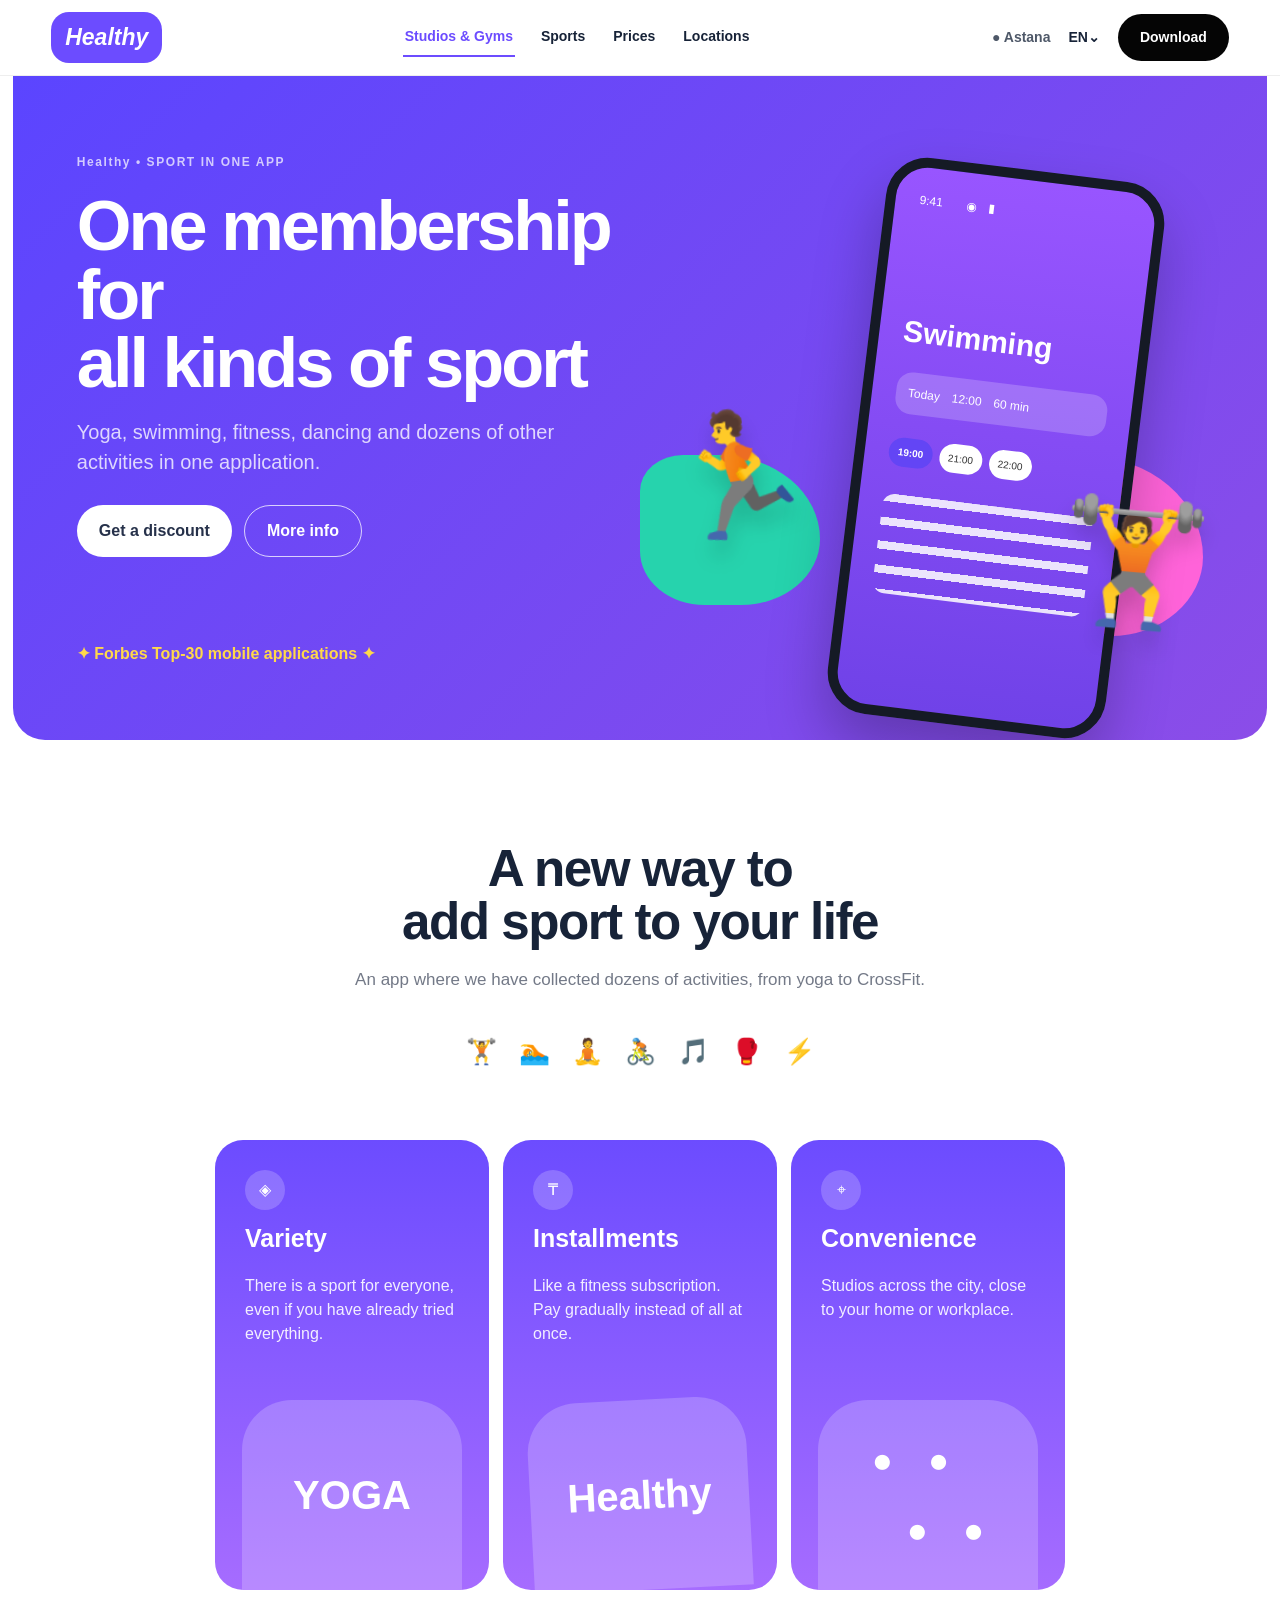
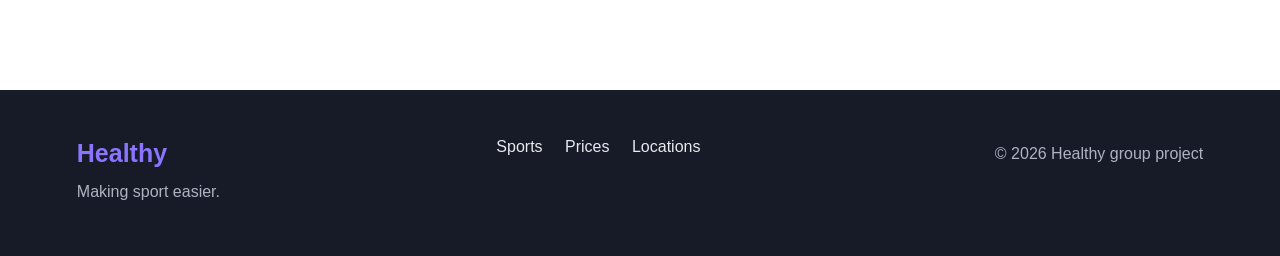
<file: index.html>
<!DOCTYPE html>
<html lang="en">
<head>
  <meta charset="UTF-8">
  <meta name="viewport" content="width=device-width, initial-scale=1.0">
  <meta name="description" content="Healthy — one membership for many sports and activities.">
  <title>Healthy — Home</title>
  <link rel="stylesheet" href="css/style.css">
  <link rel="stylesheet" href="css/responsive.css">
</head>

<body>

<header class="site-header">
  <a class="logo" href="index.html">Healthy</a>

  <nav class="main-nav" aria-label="Main navigation">
    <a class="active" href="index.html">Studios & Gyms</a>
    <a href="sports.html">Sports</a>
    <a href="services.html">Prices</a>
    <a href="locations.html">Locations</a>
  </nav>

  <div class="header-actions">
    <span class="location">● Astana</span>
    <span>EN⌄</span>
    <a class="btn btn-dark" href="locations.html#booking">Download</a>
  </div>
</header>


<main>

  <!-- HERO SECTION -->
  <section class="hero">

    <div class="hero-copy">

      <span class="eyebrow">
        Healthy • SPORT IN ONE APP
      </span>

      <h1>
        One membership for<br>
        all kinds of sport
      </h1>

      <p>
        Yoga, swimming, fitness, dancing and dozens of other
        activities in one application.
      </p>

      <div class="button-row">
        <a class="btn btn-light" href="services.html">
          Get a discount
        </a>

        <a class="btn btn-outline-light" href="locations.html#booking">
          More info
        </a>
      </div>

      <div class="award">
        ✦ Forbes Top-30 mobile applications ✦
      </div>

    </div>


    <div class="hero-visual">

      <div class="phone">

        <div class="phone-top">
          9:41　　◉　▮
        </div>

        <div class="phone-title">
          Swimming
        </div>

        <div class="phone-card">
          Today　12:00　60 min
        </div>

        <div class="phone-times">
          <b>19:00</b>
          <span>21:00</span>
          <span>22:00</span>
        </div>

        <div class="phone-lines"></div>

      </div>

      <div class="person person-one">
        🏃
      </div>

      <div class="person person-two">
        🏋️
      </div>

      <div class="shape shape-pink"></div>

      <div class="shape shape-green"></div>

    </div>

  </section>


  <!-- INTRO SECTION -->
  <section class="section intro-section">

    <div class="section-heading centered">

      <h2>
        A new way to<br>
        add sport to your life
      </h2>

      <p>
        An app where we have collected dozens of activities,
        from yoga to CrossFit.
      </p>

    </div>


    <div class="icon-row" aria-label="Types of activities">

      <span>🏋️</span>
      <span>🏊</span>
      <span>🧘</span>
      <span>🚴</span>
      <span>🎵</span>
      <span>🥊</span>
      <span>⚡</span>

    </div>


    <div class="feature-grid">

      <article class="feature-card">

        <div>
          <span class="feature-icon">◈</span>
        </div>

        <h3>
          Variety
        </h3>

        <p>
          There is a sport for everyone, even if you have already
          tried everything.
        </p>

        <div class="mini-art yoga-art">
          YOGA
        </div>

      </article>


      <article class="feature-card">

        <div>
          <span class="feature-icon">₸</span>
        </div>

        <h3>
          Installments
        </h3>

        <p>
          Like a fitness subscription. Pay gradually instead of
          all at once.
        </p>

        <div class="mini-art cards-art">
          Healthy
        </div>

      </article>


      <article class="feature-card">

        <div>
          <span class="feature-icon">⌖</span>
        </div>

        <h3>
          Convenience
        </h3>

        <p>
          Studios across the city, close to your home or workplace.
        </p>

        <div class="mini-art map-art">
          ●　●<br>
          　●　●
        </div>

      </article>

    </div>

  </section>

</main>


<!-- FOOTER -->
<footer class="site-footer">

  <div>
    <strong>Healthy</strong>
    <p>Making sport easier.</p>
  </div>

  <div>
    <a href="sports.html">Sports</a>
    <a href="services.html">Prices</a>
    <a href="locations.html">Locations</a>
  </div>

  <div>
    <p>
      © 2026 Healthy group project
    </p>
  </div>

</footer>

</body>
</html>
</file>
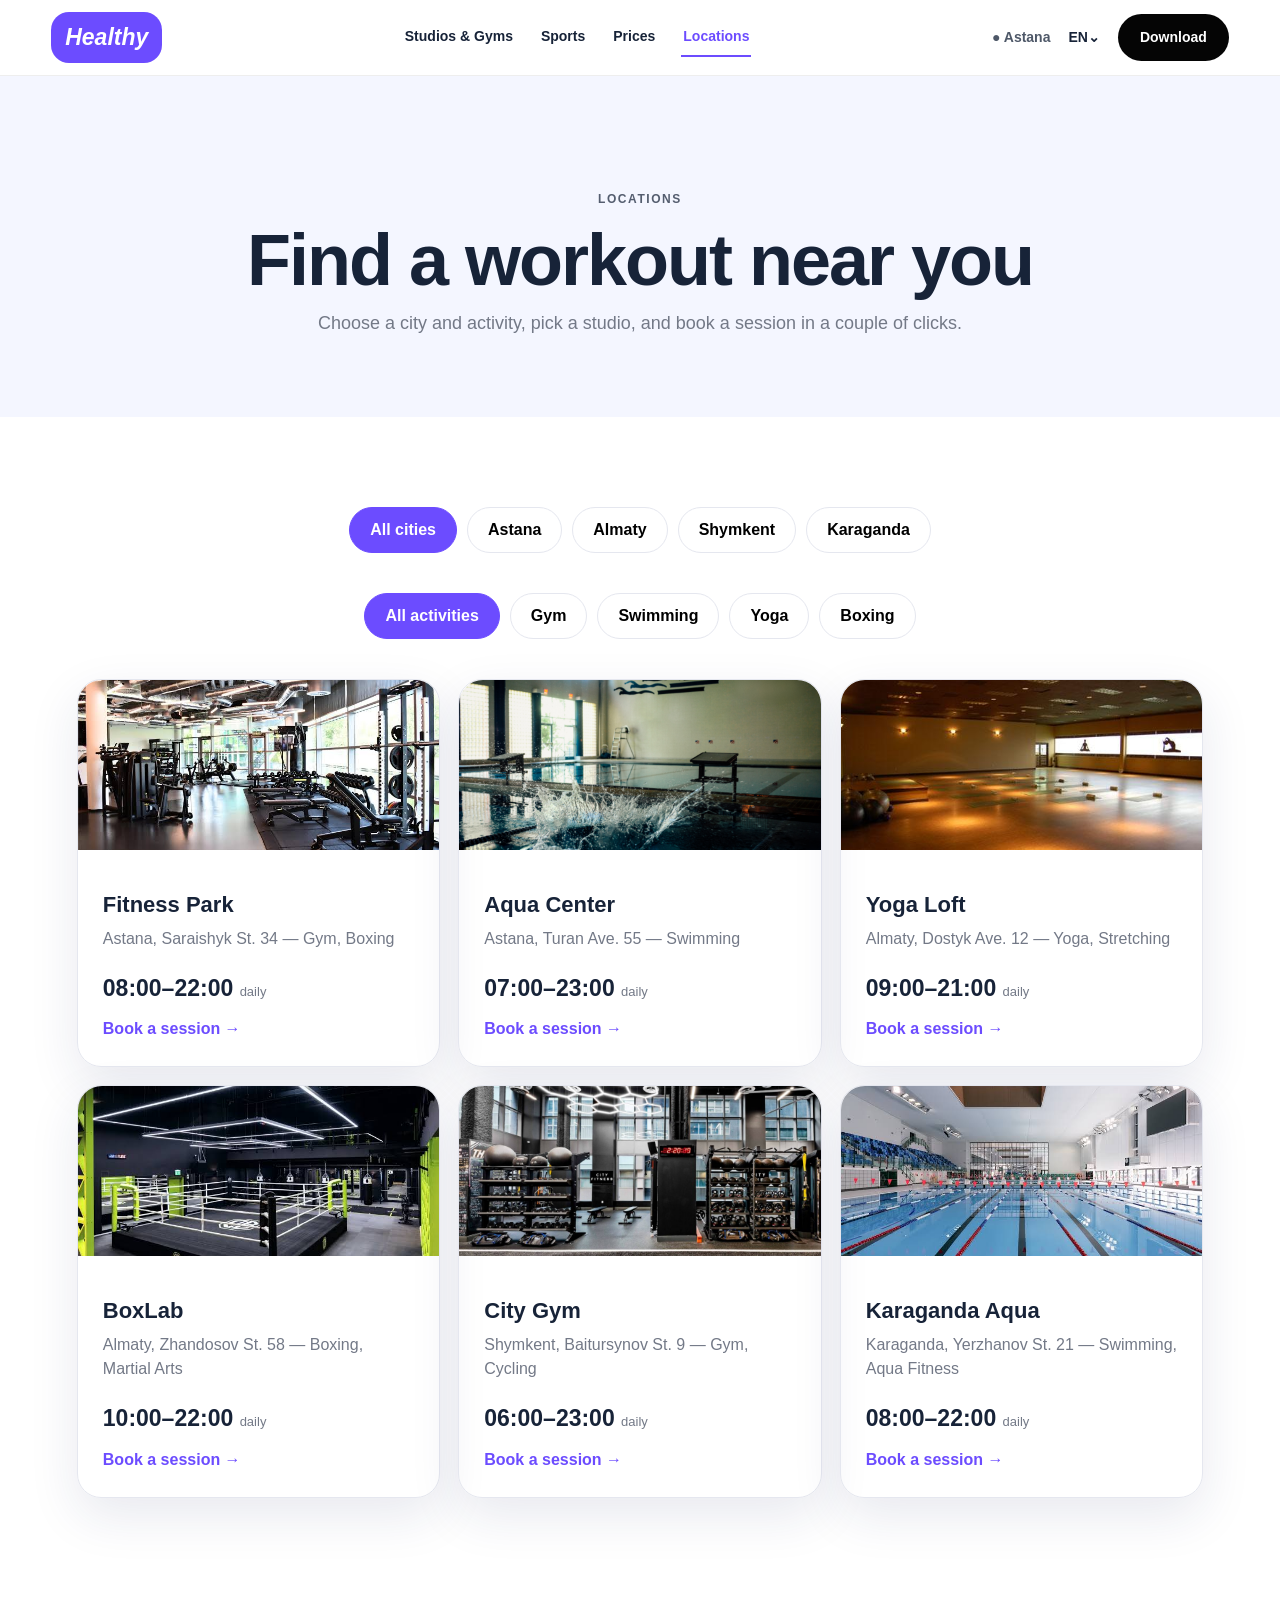
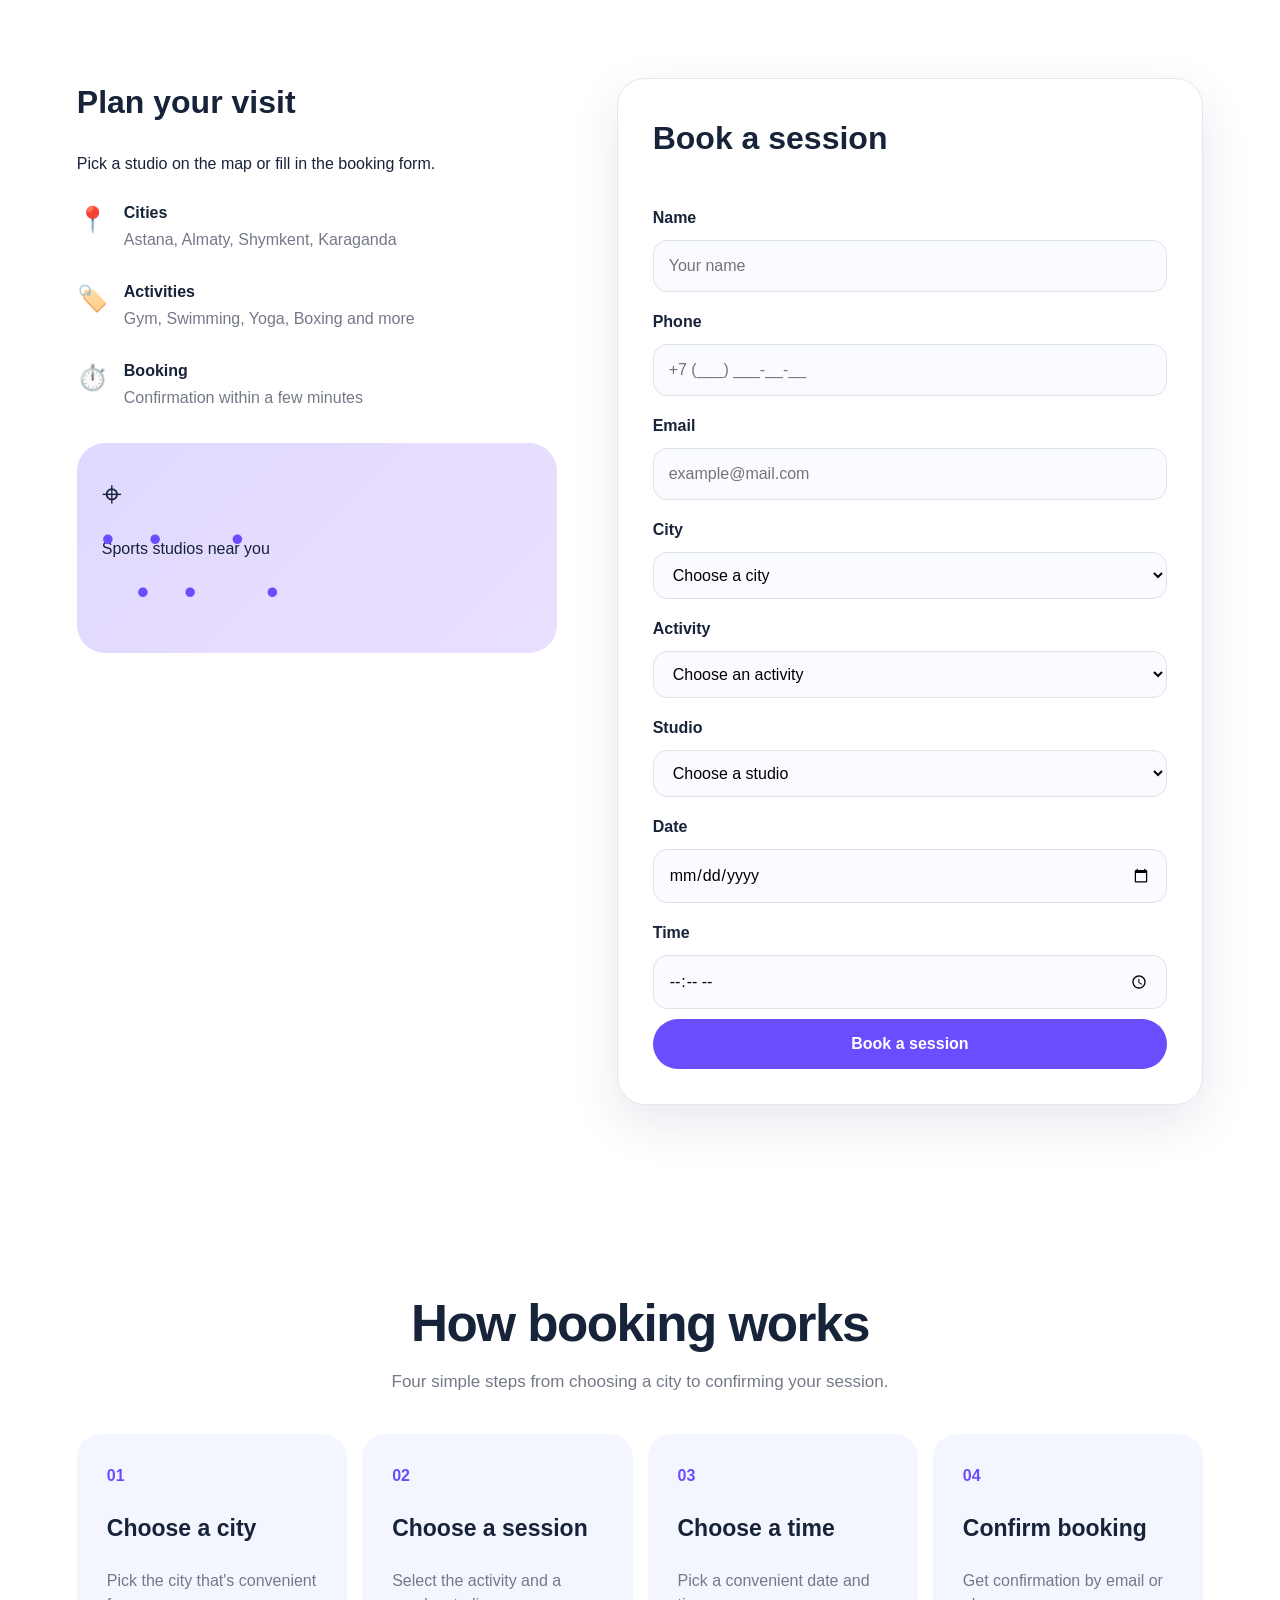
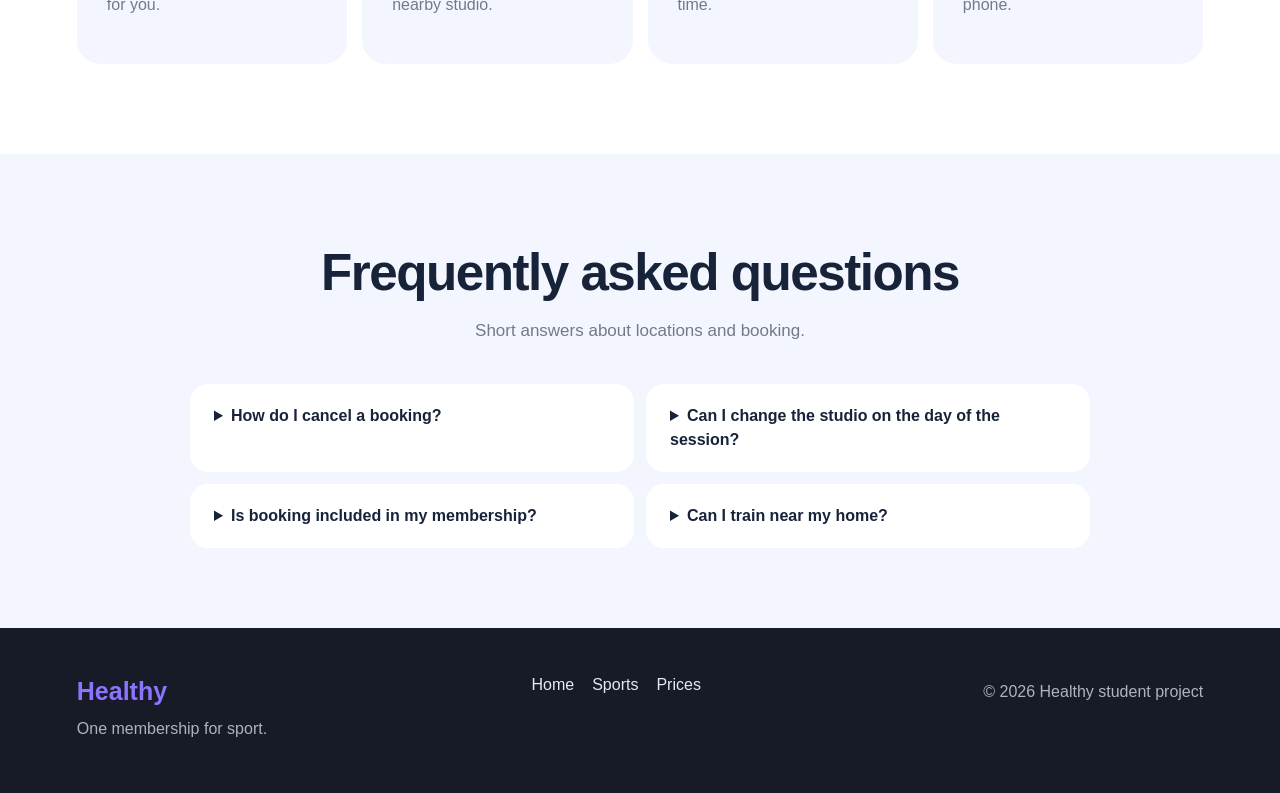
<file: locations.html>
<!DOCTYPE html>
<html lang="en">
<head>
  <meta charset="UTF-8">
  <meta name="viewport" content="width=device-width, initial-scale=1.0">
  <meta name="description" content="Find Healthy studios and gyms near you, and book a session.">
  <title>Healthy — Locations</title>
  <link rel="stylesheet" href="css/style.css">
  <link rel="stylesheet" href="css/responsive.css">
</head>
<body>
<header class="site-header">
  <a class="logo" href="index.html">Healthy</a>
  <nav class="main-nav" aria-label="Main navigation">
    <a href="index.html">Studios &amp; Gyms</a>
    <a href="sports.html">Sports</a>
    <a href="services.html">Prices</a>
    <a class="active" href="locations.html">Locations</a>
  </nav>
  <div class="header-actions">
    <span class="location">●  Astana</span>
    <span>EN⌄</span>
    <a class="btn btn-dark" href="#booking">Download</a>
  </div>
</header>

<main>

  <!--HERO-->
  <section class="page-hero">
    <span class="eyebrow">LOCATIONS</span>
    <h1>Find a workout near you</h1>
    <p>Choose a city and activity, pick a studio, and book a session in a couple of clicks.</p>
  </section>

  <!--FILTERS — Flexbox-->
  <section class="section">

    <div class="filter-bar" role="group" aria-label="Filter by city">
      <button class="filter active-filter">All cities</button>
      <button class="filter">Astana</button>
      <button class="filter">Almaty</button>
      <button class="filter">Shymkent</button>
      <button class="filter">Karaganda</button>
    </div>

    <div class="filter-bar" role="group" aria-label="Filter by activity">
      <button class="filter active-filter">All activities</button>
      <button class="filter">Gym</button>
      <button class="filter">Swimming</button>
      <button class="filter">Yoga</button>
      <button class="filter">Boxing</button>
    </div>

    <!--LOCATIONS GRID CSS Grid 6 карточек -->
    <div class="catalog-grid">

      <article class="catalog-card" id="loc-fitness-park">
        <figure class="card-photo">
          <img src="images/jym.jpg" alt="Interior of Fitness Park gym in Astana, with strength and cardio equipment">
        </figure>
        <h2>Fitness Park</h2>
        <p>Astana, Saraishyk St. 34 — Gym, Boxing</p>
        <div class="price">08:00–22:00 <small>daily</small></div>
        <a href="#booking">Book a session →</a>
      </article>

      <article class="catalog-card" id="loc-aqua">
        <figure class="card-photo">
          <img src="images/Common-Indoor-Pool-Humidity-Problems-1080x675.png" alt="Indoor swimming pool at Aqua Center in Astana">
        </figure>
        <h2>Aqua Center</h2>
        <p>Astana, Turan Ave. 55 — Swimming</p>
        <div class="price">07:00–23:00 <small>daily</small></div>
        <a href="#booking">Book a session →</a>
      </article>

      <article class="catalog-card" id="loc-yoga-loft">
        <figure class="card-photo">
          <img src="images/yoga-floor.jpg" alt="Woman practicing yoga indoors at Yoga Loft studio in Almaty">
        </figure>
        <h2>Yoga Loft</h2>
        <p>Almaty, Dostyk Ave. 12 — Yoga, Stretching</p>
        <div class="price">09:00–21:00 <small>daily</small></div>
        <a href="#booking">Book a session →</a>
      </article>

      <article class="catalog-card" id="loc-boxlab">
        <figure class="card-photo">
          <img src="images/boxing.jpg" alt="Boxing training session at BoxLab gym in Almaty">
        </figure>
        <h2>BoxLab</h2>
        <p>Almaty, Zhandosov St. 58 — Boxing, Martial Arts</p>
        <div class="price">10:00–22:00 <small>daily</small></div>
        <a href="#booking">Book a session →</a>
      </article>

      <article class="catalog-card" id="loc-shymkent-gym">
        <figure class="card-photo">
          <img src="images/CF_Thrive.jpg" alt="City Gym in Shymkent with exercise bikes and cardio machines">
        </figure>
        <h2>City Gym</h2>
        <p>Shymkent, Baitursynov St. 9 — Gym, Cycling</p>
        <div class="price">06:00–23:00 <small>daily</small></div>
        <a href="#booking">Book a session →</a>
      </article>

      <article class="catalog-card" id="loc-karaganda-pool">
        <figure class="card-photo">
          <img src="images/pool.jpg" alt="Indoor pool at Karaganda Aqua swimming and aqua fitness center">
        </figure>
        <h2>Karaganda Aqua</h2>
        <p>Karaganda, Yerzhanov St. 21 — Swimming, Aqua Fitness</p>
        <div class="price">08:00–22:00 <small>daily</small></div>
        <a href="#booking">Book a session →</a>
      </article>

    </div>
  </section>

  <!-- MAP and BOOKING FORM  -->
  <section class="contact-layout section" id="booking">
    <div class="contact-info">
      <h2>Plan your visit</h2>
      <p>Pick a studio on the map or fill in the booking form.</p>
      <div class="contact-item"><span>📍</span><div><strong>Cities</strong><p>Astana, Almaty, Shymkent, Karaganda</p></div></div>
      <div class="contact-item"><span>🏷️</span><div><strong>Activities</strong><p>Gym, Swimming, Yoga, Boxing and more</p></div></div>
      <div class="contact-item"><span>⏱️</span><div><strong>Booking</strong><p>Confirmation within a few minutes</p></div></div>
      <div class="map-box" aria-label="Demonstration map"><span>⌖</span><p>Sports studios near you</p><div class="map-dots">•　•　　•<br>　•　•　　•</div></div>
    </div>

    <form class="contact-form" action="#" method="post">
      <h2>Book a session</h2>

      <label for="name">Name</label>
      <input id="name" name="name" type="text" placeholder="Your name" required>

      <label for="phone">Phone</label>
      <input id="phone" name="phone" type="tel" placeholder="+7 (___) ___-__-__">

      <label for="email">Email</label>
      <input id="email" name="email" type="email" placeholder="example@mail.com">

      <label for="booking-city">City</label>
      <select id="booking-city" name="booking-city" required>
        <option value="">Choose a city</option>
        <option>Astana</option>
        <option>Almaty</option>
        <option>Shymkent</option>
        <option>Karaganda</option>
      </select>

      <label for="booking-sport">Activity</label>
      <select id="booking-sport" name="booking-sport" required>
        <option value="">Choose an activity</option>
        <option>Gym</option>
        <option>Swimming</option>
        <option>Yoga</option>
        <option>Boxing</option>
      </select>

      <label for="booking-location">Studio</label>
      <select id="booking-location" name="booking-location" required>
        <option value="">Choose a studio</option>
        <option>Fitness Park</option>
        <option>Aqua Center</option>
        <option>Yoga Loft</option>
        <option>BoxLab</option>
        <option>City Gym</option>
        <option>Karaganda Aqua</option>
      </select>

      <label for="date">Date</label>
      <input id="date" name="date" type="date" required>

      <label for="time">Time</label>
      <input id="time" name="time" type="time" required>

      <button class="btn btn-blue" type="submit">Book a session</button>
    </form>
  </section>

  <!-- HOW IT WORKS  Flexbox/Grid 4 шага  -->
  <section class="section">
    <div class="section-heading centered">
      <h2>How booking works</h2>
      <p>Four simple steps from choosing a city to confirming your session.</p>
    </div>
    <div class="steps-grid steps-grid-4">
      <article class="step"><span>01</span><h3>Choose a city</h3><p>Pick the city that's convenient for you.</p></article>
      <article class="step"><span>02</span><h3>Choose a session</h3><p>Select the activity and a nearby studio.</p></article>
      <article class="step"><span>03</span><h3>Choose a time</h3><p>Pick a convenient date and time.</p></article>
      <article class="step"><span>04</span><h3>Confirm booking</h3><p>Get confirmation by email or phone.</p></article>
    </div>
  </section>

  <!--FAQ -->
  <section class="faq-section">
    <div class="section-heading centered"><h2>Frequently asked questions</h2><p>Short answers about locations and booking.</p></div>
    <div class="faq-grid">
      <details><summary>How do I cancel a booking?</summary><p>Message support in the app no later than 2 hours before your session.</p></details>
      <details><summary>Can I change the studio on the day of the session?</summary><p>Yes, if the chosen studio has free spots — you can do this right in the app.</p></details>
      <details><summary>Is booking included in my membership?</summary><p>Yes, booking a session is included in every active Healthy plan.</p></details>
      <details><summary>Can I train near my home?</summary><p>Yes — use the city and activity filters to find the closest studio.</p></details>
    </div>
  </section>

</main>

<footer class="site-footer">
  <div><strong>Healthy</strong><p>One membership for sport.</p></div>
  <div><a href="index.html">Home</a><a href="sports.html">Sports</a><a href="services.html">Prices</a></div>
  <div><p>© 2026 Healthy student project</p></div>
</footer>
</body>
</html>
</file>
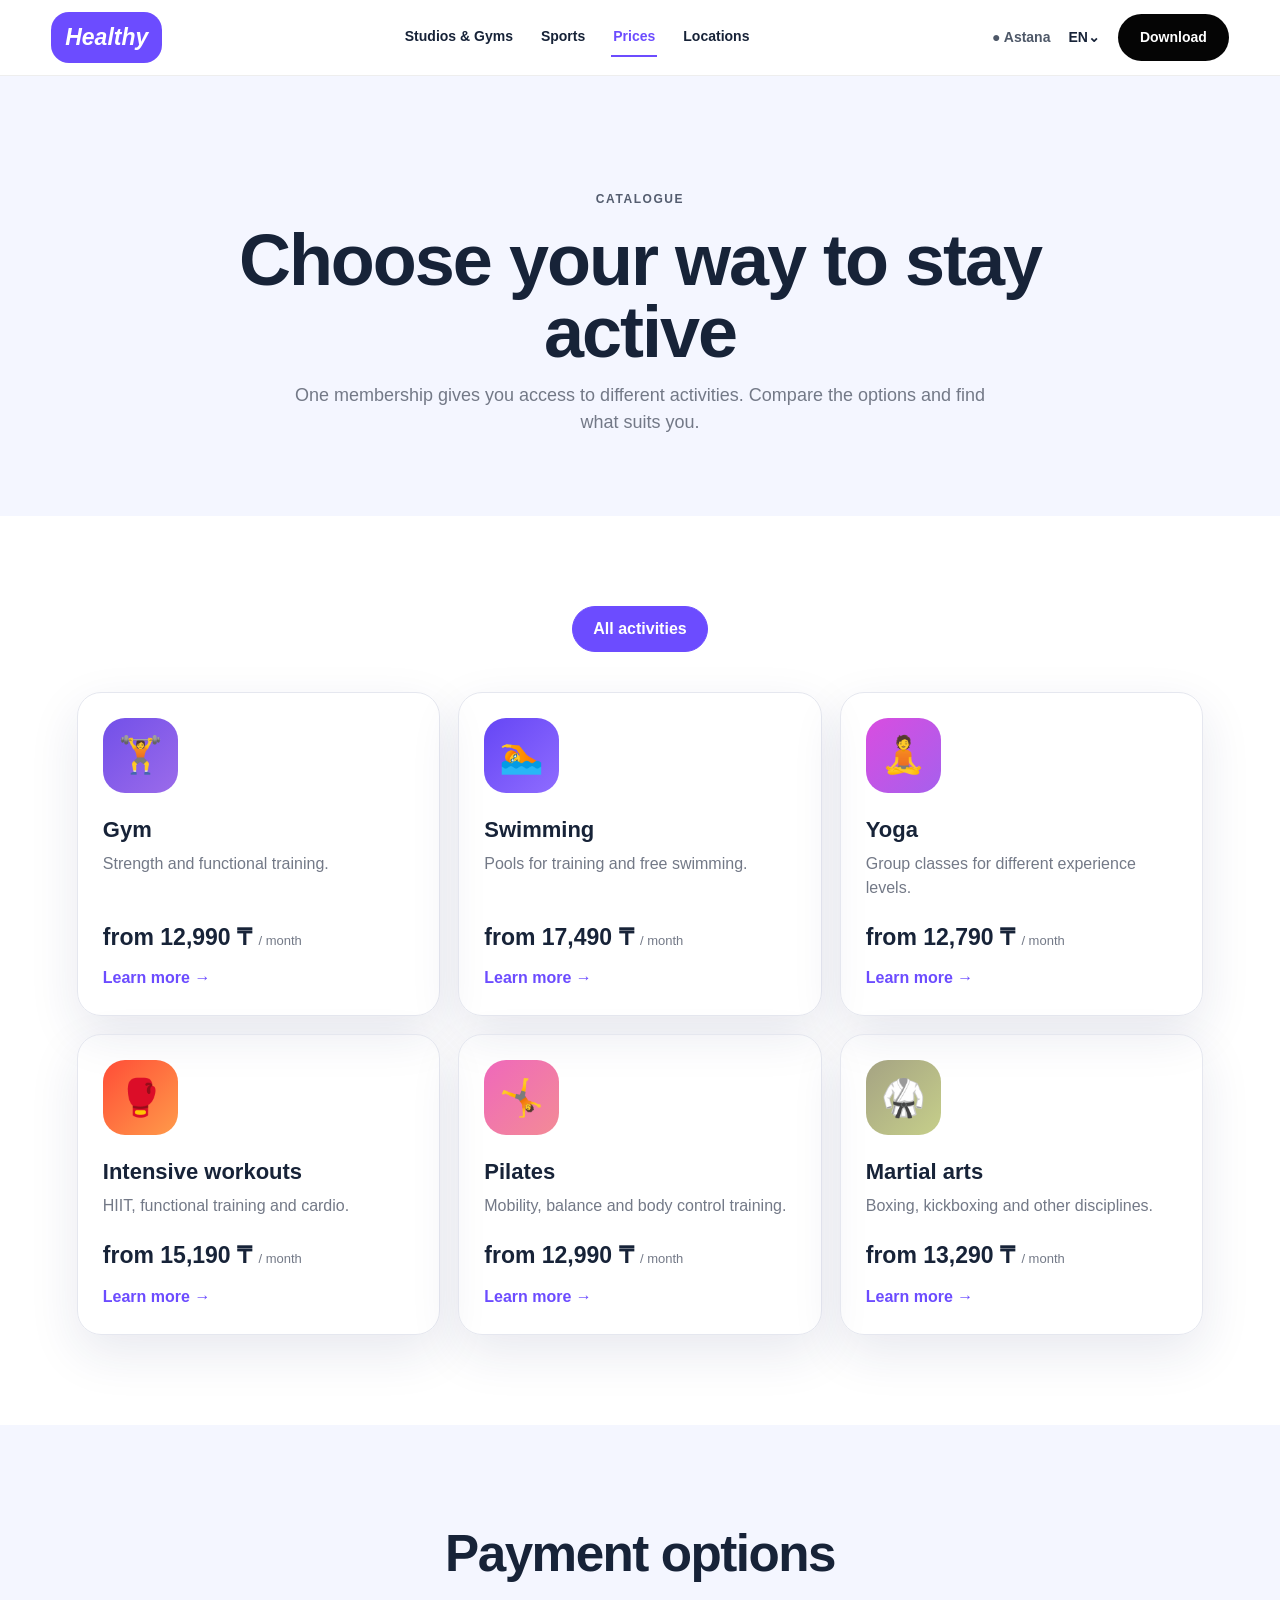
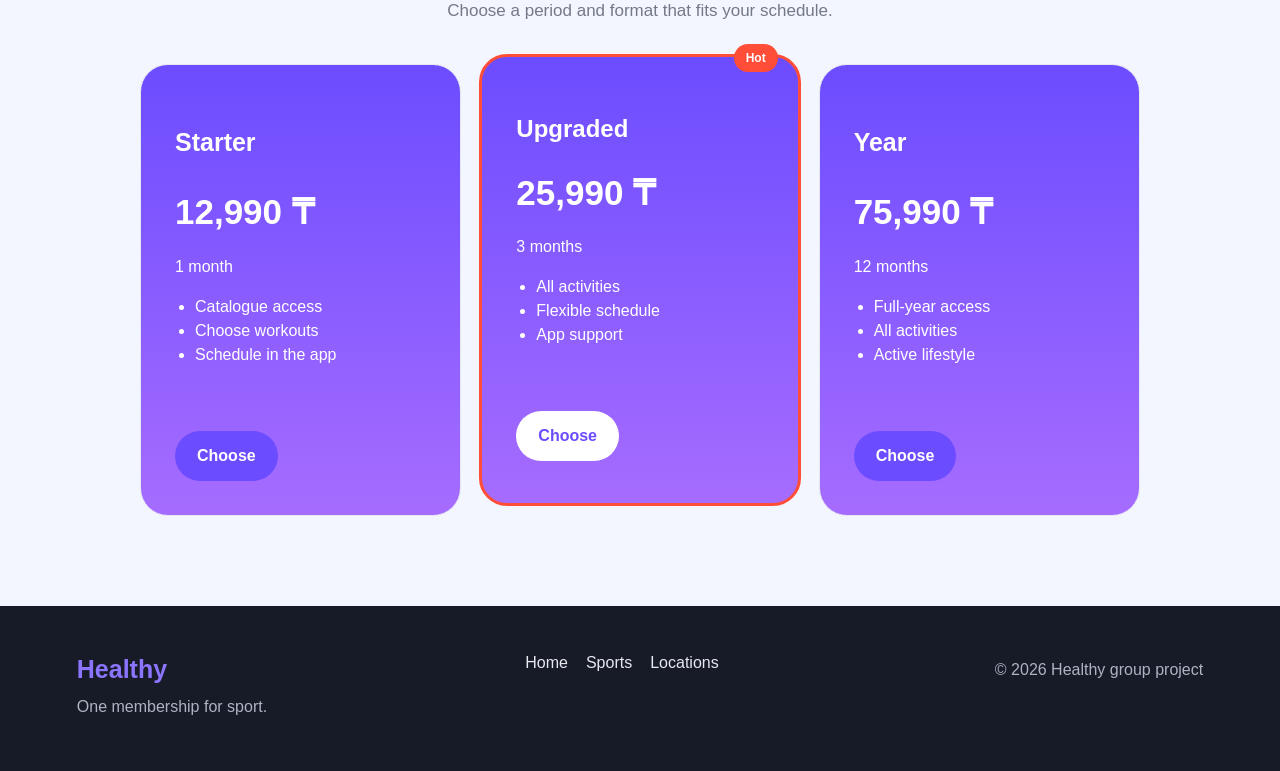
<file: services.html>
<!DOCTYPE html>
<html lang="en">
<head>
  <meta charset="UTF-8">
  <meta name="viewport" content="width=device-width, initial-scale=1.0">
  <meta name="description" content="Healthy sports catalogue and prices.">
  <title>Healthy — Prices & Activities</title>
  <link rel="stylesheet" href="css/style.css">
  <link rel="stylesheet" href="css/responsive.css">
</head>
<body>
<header class="site-header">
  <a class="logo" href="index.html">Healthy</a>
  <nav class="main-nav" aria-label="Main navigation">
    <a href="index.html">Studios & Gyms</a>
    <a href="sports.html">Sports</a>
    <a class="active" href="services.html">Prices</a>
    <a href="locations.html">Locations</a>
  </nav>
  <div class="header-actions"><span class="location">● Astana</span><span>EN⌄</span><a class="btn btn-dark" href="locations.html#booking">Download</a></div>
</header>

<main>
  <section class="page-hero">
    <span class="eyebrow">CATALOGUE</span>
    <h1>Choose your way to stay active</h1>
    <p>One membership gives you access to different activities. Compare the options and find what suits you.</p>
  </section>

  <section class="section">
    <div class="filter-bar" role="group" aria-label="Activity filters">
      <button class="filter active-filter">All activities</button>
    </div>

    <div class="catalog-grid">
      <article class="catalog-card"><div class="catalog-icon purple">🏋️</div><h2>Gym</h2><p>Strength and functional training.</p><div class="price">from 12,990 ₸ <small>/ month</small></div><a href="locations.html">Learn more →</a></article>
      <article class="catalog-card"><div class="catalog-icon blue">🏊</div><h2>Swimming</h2><p>Pools for training and free swimming.</p><div class="price">from 17,490 ₸ <small>/ month</small></div><a href="locations.html">Learn more →</a></article>
      <article class="catalog-card"><div class="catalog-icon pink">🧘</div><h2>Yoga</h2><p>Group classes for different experience levels.</p><div class="price">from 12,790 ₸ <small>/ month</small></div><a href="locations.html">Learn more →</a></article>
      <article class="catalog-card"><div class="catalog-icon orange">🥊</div><h2>Intensive workouts</h2><p>HIIT, functional training and cardio.</p><div class="price">from 15,190 ₸ <small>/ month</small></div><a href="locations.html">Learn more →</a></article>
      <article class="catalog-card"><div class="catalog-icon rose">🤸</div><h2>Pilates</h2><p>Mobility, balance and body control training.</p><div class="price">from 12,990 ₸ <small>/ month</small></div><a href="locations.html">Learn more →</a></article>
      <article class="catalog-card"><div class="catalog-icon olive">🥋</div><h2>Martial arts</h2><p>Boxing, kickboxing and other disciplines.</p><div class="price">from 13,290 ₸ <small>/ month</small></div><a href="locations.html">Learn more →</a></article>
    </div>
  </section>

  <section class="pricing-section">
    <div class="section-heading centered"><h2>Payment options</h2><p>Choose a period and format that fits your schedule.</p></div>
    <div class="pricing-grid">
      <article class="price-card"><h3 style="color: white;">Starter</h2 style="color: white;"><strong style="color: white;">12,990 ₸</strong><p style="color: white;">1 month</p><ul style="color: white;"><li>Catalogue access</li><li>Choose workouts</li><li>Schedule in the app</li></ul><a class="btn btn-blue" href="locations.html#booking">Choose</a></article>
      <article class="price-card featured-price"><span class="badge">Hot</span><h2 style="color: white;">Upgraded</h3 style="color: white;"><strong style="color: white;">25,990 ₸</strong><p style="color: white;">3 months</p><ul style="color: white;"><li>All activities</li><li>Flexible schedule</li><li>App support</li></ul><a class="btn btn-light-blue" href="locations.html#booking">Choose</a></article>
      <article class="price-card"><h3 style="color: white;">Year</h2><strong style="color: white;">75,990 ₸</strong><p style="color: white;">12 months</p><ul style="color: white;"><li>Full-year access</li><li>All activities</li><li>Active lifestyle</li></ul><a class="btn btn-blue" href="locations.html#booking">Choose</a></article>
    </div>
  </section>
</main>

<footer class="site-footer">
  <div><strong>Healthy</strong><p>One membership for sport.</p></div>
  <div><a href="index.html">Home</a><a href="sports.html">Sports</a><a href="locations.html">Locations</a></div>
  <div><p>© 2026 Healthy group project</p></div>
</footer>
</body>
</html>
</file>
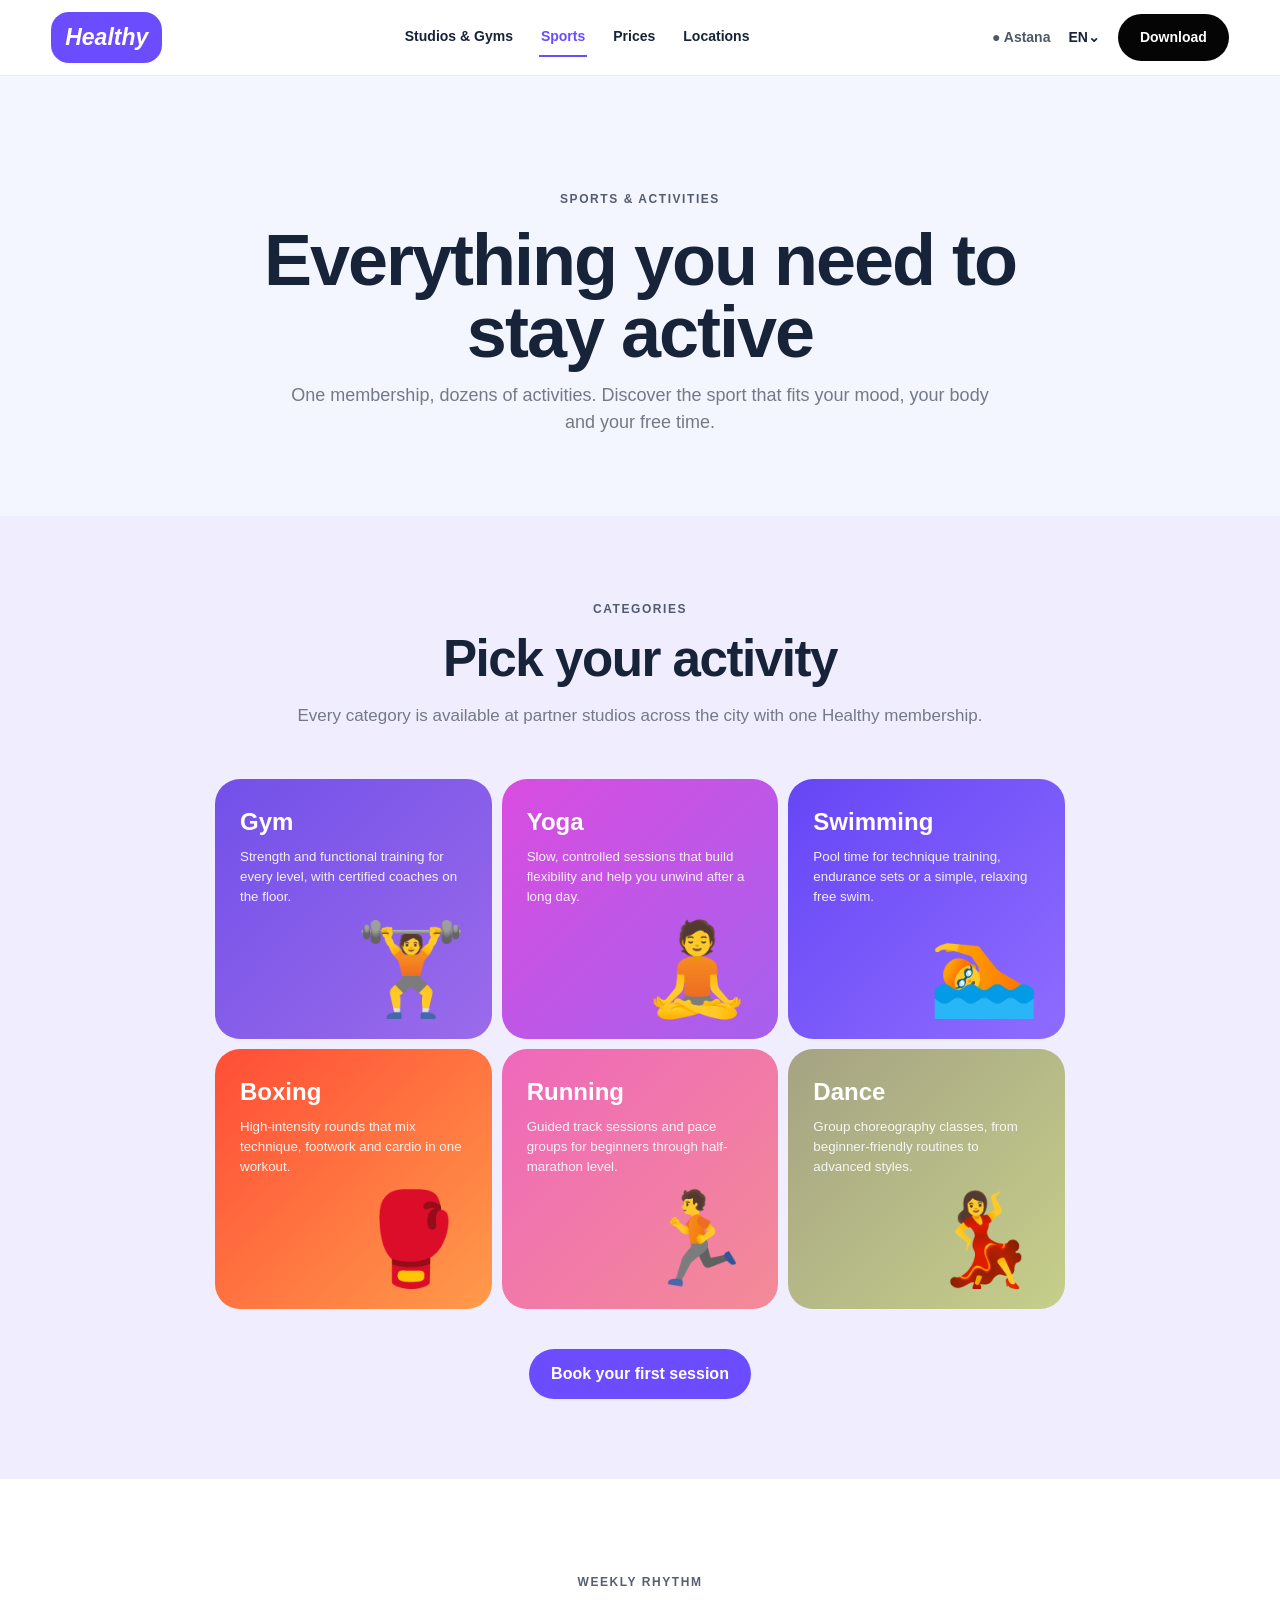
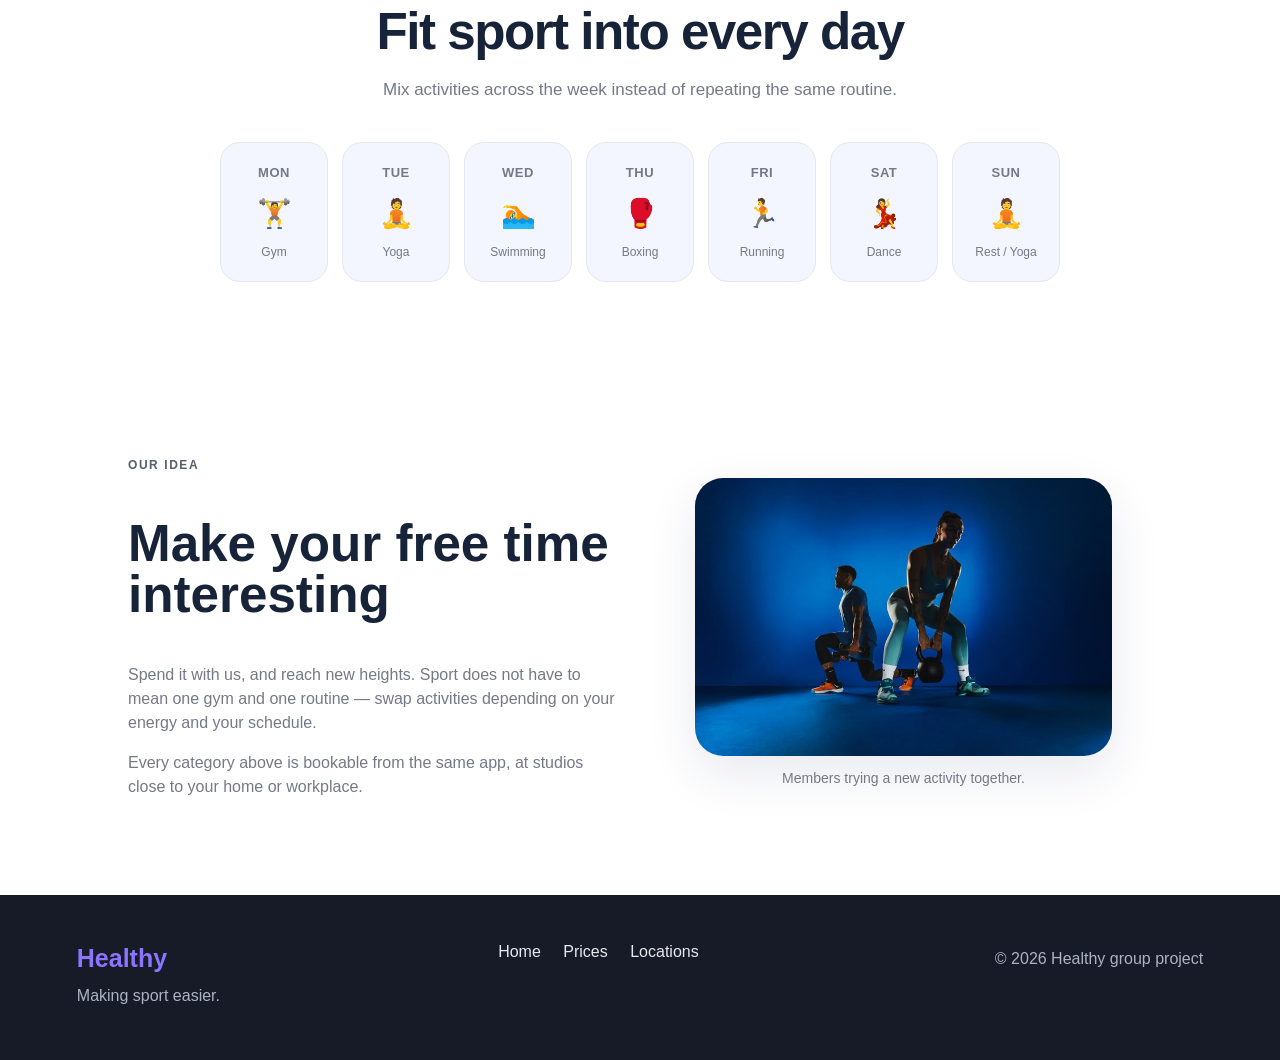
<file: sports.html>
<!DOCTYPE html>
<html lang="en">
<head>
  <meta charset="UTF-8">
  <meta name="viewport" content="width=device-width, initial-scale=1.0">
  <meta name="description" content="Explore all sports and activities available with a single Healthy membership.">
  <title>Healthy — Sports & Activities</title>
  <link rel="stylesheet" href="css/style.css">
  <link rel="stylesheet" href="css/responsive.css">
</head>
<body>
<header class="site-header">
  <a class="logo" href="index.html">Healthy</a>
  <nav class="main-nav" aria-label="Main navigation">
    <a href="index.html">Studios & Gyms</a>
    <a class="active" href="sports.html">Sports</a>
    <a href="services.html">Prices</a>
    <a href="locations.html">Locations</a>
  </nav>
  <div class="header-actions">
    <span class="location">● Astana</span>
    <span>EN⌄</span>
    <a class="btn btn-dark" href="locations.html#booking">Download</a>
  </div>
</header>

<main>

  <!--HERO -->
  <section class="page-hero">
    <span class="eyebrow">SPORTS & ACTIVITIES</span>
    <h1>Everything you need to stay active</h1>
    <p>One membership, dozens of activities. Discover the sport that fits your mood, your body and your free time.</p>
  </section>

  <!--CATEGORIES — CSS Grid, 6 cards-->
  <section class="sport-strip">

    <div class="section-heading centered">
      <span class="eyebrow">CATEGORIES</span>
      <h2>Pick your activity</h2>
      <p>Every category is available at partner studios across the city with one Healthy membership.</p>
    </div>

    <div class="sport-grid">

      <article class="sport-card purple">
        <span>Gym</span>
        <small>Strength and functional training for every level, with certified coaches on the floor.</small>
        <strong aria-hidden="true">🏋️</strong>
      </article>

      <article class="sport-card pink">
        <span>Yoga</span>
        <small>Slow, controlled sessions that build flexibility and help you unwind after a long day.</small>
        <strong aria-hidden="true">🧘</strong>
      </article>

      <article class="sport-card blue">
        <span>Swimming</span>
        <small>Pool time for technique training, endurance sets or a simple, relaxing free swim.</small>
        <strong aria-hidden="true">🏊</strong>
      </article>

      <article class="sport-card orange">
        <span>Boxing</span>
        <small>High-intensity rounds that mix technique, footwork and cardio in one workout.</small>
        <strong aria-hidden="true">🥊</strong>
      </article>

      <article class="sport-card rose">
        <span>Running</span>
        <small>Guided track sessions and pace groups for beginners through half-marathon level.</small>
        <strong aria-hidden="true">🏃</strong>
      </article>

      <article class="sport-card olive">
        <span>Dance</span>
        <small>Group choreography classes, from beginner-friendly routines to advanced styles.</small>
        <strong aria-hidden="true">💃</strong>
      </article>

    </div>

    <a href="locations.html#booking" class="btn btn-blue" style="display:block;width:fit-content;margin:40px auto 0;">Book your first session</a>

  </section>

  <!--WEEKLY RHYTHM — page-specific Flexbox component-->
  <section class="section">

    <div class="section-heading centered">
      <span class="eyebrow">WEEKLY RHYTHM</span>
      <h2>Fit sport into every day</h2>
      <p>Mix activities across the week instead of repeating the same routine.</p>
    </div>

    <div class="schedule-row" role="list" aria-label="Suggested weekly activity plan">
      <div class="day-chip" role="listitem"><strong>MON</strong><span aria-hidden="true">🏋️</span><small>Gym</small></div>
      <div class="day-chip" role="listitem"><strong>TUE</strong><span aria-hidden="true">🧘</span><small>Yoga</small></div>
      <div class="day-chip" role="listitem"><strong>WED</strong><span aria-hidden="true">🏊</span><small>Swimming</small></div>
      <div class="day-chip" role="listitem"><strong>THU</strong><span aria-hidden="true">🥊</span><small>Boxing</small></div>
      <div class="day-chip" role="listitem"><strong>FRI</strong><span aria-hidden="true">🏃</span><small>Running</small></div>
      <div class="day-chip" role="listitem"><strong>SAT</strong><span aria-hidden="true">💃</span><small>Dance</small></div>
      <div class="day-chip" role="listitem"><strong>SUN</strong><span aria-hidden="true">🧘</span><small>Rest / Yoga</small></div>
    </div>

  </section>

  <!--FREE TIME STORY — two-column Grid, image-->
  <section class="story-section">

    <div class="story-copy">
      <span class="eyebrow">OUR IDEA</span>
      <h2>Make your free time interesting</h2>
      <p>Spend it with us, and reach new heights. Sport does not have to mean one gym and one routine — swap activities depending on your energy and your schedule.</p>
      <p>Every category above is bookable from the same app, at studios close to your home or workplace.</p>
    </div>

    <figure class="story-photo">
      <img src="images/activities.jpg" alt="People doing different sports together outdoors, including running and stretching" width="735" height="490">
      <figcaption>Members trying a new activity together.</figcaption>
    </figure>

  </section>

</main>

<footer class="site-footer">
  <div>
    <strong>Healthy</strong>
    <p>Making sport easier.</p>
  </div>
  <div>
    <a href="index.html">Home</a>
    <a href="services.html">Prices</a>
    <a href="locations.html">Locations</a>
  </div>
  <div>
    <p>© 2026 Healthy group project</p>
  </div>
</footer>

</body>
</html>
</file>
<file: css/style.css>
:root {
  --orange: #ff4d37;
  --blue: #6c4cff;
  --blue-dark: #4b2ed8;
  --text: #172338;
  --muted: #737987;
  --light: #f4f6ff;
  --border: #e5e7ef;
  --radius: 28px;
  --shadow: 0 18px 50px rgba(30, 40, 100, .10);
}
* { box-sizing: border-box; }
html { scroll-behavior: smooth; }
body { margin: 0; font-family: Arial, Helvetica, sans-serif; color: var(--text); background: #fff; line-height: 1.5; }
a { color: inherit; text-decoration: none; }
button, input, select, textarea { font: inherit; }
.site-header { min-height: 72px; padding: 12px 4%; display: flex; align-items: center; gap: 28px; position: sticky; top: 0; z-index: 20; background: rgba(255,255,255,.96); border-bottom: 1px solid #eee; }
.logo { flex: 0 0 auto; background: var(--blue); color: #fff; font-weight: 900; font-size: 23px; font-style: italic; padding: 8px 14px; border-radius: 18px; }
.main-nav { display: flex; align-items: center; justify-content: center; gap: 24px; flex: 1; flex-wrap: wrap; }
.main-nav a { font-size: 14px; font-weight: 700; padding: 8px 2px; border-bottom: 2px solid transparent; }
.main-nav a:hover, .main-nav a:focus, .main-nav .active { color: var(--blue); border-bottom-color: var(--blue); }
.header-actions { display: flex; align-items: center; gap: 18px; font-size: 14px; font-weight: 700; white-space: nowrap; }
.location { color: #4e5868; }
.btn { display: inline-flex; align-items: center; justify-content: center; border: 0; cursor: pointer; border-radius: 999px; padding: 13px 22px; font-weight: 800; transition: .2s; }
.btn:hover { transform: translateY(-2px); }
.btn:focus, button:focus, input:focus, select:focus, textarea:focus, a:focus { outline: 3px solid rgba(108,76,255,.25); outline-offset: 3px; }
.btn-dark { background: #050505; color: white; }
.btn-blue { background: var(--blue); color: white; }
.btn-light { background: white; color: #26314a; }
.btn-outline-light { border: 1px solid rgba(255,255,255,.75); color: white; background: transparent; }
.btn-light-blue { background: white; color: var(--blue); }
.button-row { display: flex; gap: 12px; flex-wrap: wrap; margin-top: 28px; }
.center { text-align: center; }

.hero { min-height: 650px; margin: 0 1%; border-radius: 0 0 32px 32px; background: linear-gradient(135deg,#5b45ff,#8b4de8); color: #fff; display: grid; grid-template-columns: 1fr 1fr; overflow: hidden; padding: 72px 5%; position: relative; }
.hero-copy { align-self: center; z-index: 2; max-width: 650px; }
.eyebrow { font-size: 12px; font-weight: 900; letter-spacing: .13em; opacity: .72; }
.hero h1 { font-size: clamp(46px, 5.5vw, 78px); line-height: .98; margin: 18px 0; letter-spacing: -3px; }
.hero p { max-width: 520px; font-size: 20px; color: rgba(255,255,255,.78); }
.award { margin-top: 85px; font-weight: 700; color: #ffd84a; }
.hero-visual { position: relative; min-height: 520px; }
.phone { position: absolute; z-index: 3; right: 12%; top: 4%; width: 280px; height: 560px; padding: 24px; border: 10px solid #151a25; border-radius: 42px; background: linear-gradient(#9855ff,#7042e8); box-shadow: 0 30px 60px rgba(0,0,0,.25); transform: rotate(7deg); }
.phone-top { font-size: 12px; }
.phone-title { font-size: 30px; font-weight: 900; margin-top: 100px; }
.phone-card { background: rgba(255,255,255,.2); border-radius: 16px; padding: 12px; margin-top: 18px; font-size: 12px; }
.phone-times { display: flex; gap: 7px; margin-top: 24px; }
.phone-times > * { background: white; color: #333; padding: 7px 9px; border-radius: 20px; font-size: 10px; }
.phone-times b { background: #6345f5; color: white; }
.phone-lines { height: 100px; margin-top: 28px; background: repeating-linear-gradient(to bottom,rgba(255,255,255,.85) 0 8px,transparent 8px 24px); border-radius: 12px; }
.person { position: absolute; z-index: 4; font-size: 120px; filter: drop-shadow(0 15px 10px rgba(0,0,0,.15)); }
.person-one { left: 4%; bottom: 20%; transform: rotate(-8deg); }
.person-two { right: -1%; bottom: 3%; transform: rotate(5deg); }
.shape { position: absolute; border-radius: 30% 70% 55% 45%; }
.shape-pink { width: 210px; height: 180px; right: 0; bottom: 6%; background: #ff63d9; }
.shape-green { width: 180px; height: 150px; left: 0; bottom: 12%; background: #26d3ad; }

.section { padding: 90px 6%; }
.section-heading { max-width: 800px; }
.section-heading h2 { font-size: clamp(34px, 4vw, 52px); line-height: 1.05; margin: 12px 0 18px; letter-spacing: -1.5px; }
.section-heading p { color: var(--muted); font-size: 17px; }
.centered { text-align: center; margin: 0 auto 40px; }
.intro-section { padding-bottom: 100px; }
.icon-row { display: flex; justify-content: center; gap: 22px; font-size: 25px; margin: 35px 0 70px; flex-wrap: wrap; }
.feature-grid { display: grid; grid-template-columns: repeat(3, minmax(0, 1fr)); gap: 14px; max-width: 850px; margin: auto; }
.feature-card { min-height: 450px; padding: 30px; color: white; border-radius: 28px; background: linear-gradient(180deg,#6c4cff,#a66cff); overflow: hidden; position: relative; }
.feature-card h3 { font-size: 25px; margin: 10px 0; }
.feature-card p { opacity: .9; }
.feature-icon { display: inline-grid; place-items: center; width: 40px; height: 40px; border-radius: 50%; background: rgba(255,255,255,.2); }
.mini-art { position: absolute; bottom: 0; left: 10%; right: 10%; height: 190px; border-radius: 50px 50px 0 0; display: grid; place-items: center; font-size: 40px; font-weight: 900; background: rgba(255,255,255,.2); }
.cards-art { transform: rotate(-3deg); }
.map-art { font-size: 35px; line-height: 2; }

.sport-strip { background: #f0edff; padding: 80px 6%; }
.sport-grid { display: grid; grid-template-columns: repeat(3, minmax(0, 1fr)); gap: 10px; max-width: 850px; margin: 50px auto 30px; }
.sport-card { min-height: 260px; border-radius: 25px; padding: 25px; color: white; display: flex; flex-direction: column; position: relative; overflow: hidden; transition: .2s; }
.sport-card:hover { transform: translateY(-4px); }
.sport-card span { font-size: 24px; font-weight: 900; position: relative; z-index: 2; }
.sport-card small { margin-top: 7px; opacity: .9; position: relative; z-index: 2; }
.sport-card strong { margin-top: auto; font-size: 90px; align-self: flex-end; line-height: 1; }
.purple { background: linear-gradient(135deg,#7250e9,#9b6bea); }
.blue { background: linear-gradient(135deg,#6546f5,#8f6cff); }
.pink { background: linear-gradient(135deg,#d94de0,#a660ed); }
.rose { background: linear-gradient(135deg,#ef68bb,#f38b96); }
.orange { background: linear-gradient(135deg,#ff4d37,#ff9b4a); }
.olive { background: linear-gradient(135deg,#a5a383,#c6cf8a); }

.page-hero { padding: 110px 8% 80px; background: var(--light); text-align: center; }
.page-hero h1 { font-size: clamp(42px, 6vw, 72px); max-width: 900px; margin: 14px auto; line-height: 1; letter-spacing: -2px; }
.page-hero p { max-width: 700px; margin: auto; color: var(--muted); font-size: 18px; }

.filter-bar { display: flex; justify-content: center; gap: 10px; flex-wrap: wrap; margin-bottom: 40px; }
.filter { border: 1px solid var(--border); background: white; border-radius: 999px; padding: 10px 20px; cursor: pointer; font-weight: 700; }
.filter:hover, .active-filter { background: var(--blue); color: white; border-color: var(--blue); }
.catalog-grid { display: grid; grid-template-columns: repeat(3, minmax(0,1fr)); gap: 18px; }
.catalog-card { border: 1px solid var(--border); border-radius: 24px; padding: 25px; box-shadow: var(--shadow); min-height: 290px; display: flex; flex-direction: column; }
.catalog-icon { width: 75px; height: 75px; display: grid; place-items: center; border-radius: 22px; font-size: 36px; color: white; }
.card-photo { margin: -25px -25px 18px; border-radius: 24px 24px 0 0; overflow: hidden; }
.card-photo img { width: 100%; height: 170px; object-fit: cover; display: block; }
.catalog-card h2 { font-size: 22px; margin: 20px 0 6px; }
.catalog-card p { color: var(--muted); margin: 0 0 20px; }
.price { font-size: 23px; font-weight: 900; margin-top: auto; }
.price small { color: var(--muted); font-size: 13px; font-weight: 400; }
.catalog-card > a { color: var(--blue); font-weight: 800; margin-top: 12px; }
.pricing-section { padding: 90px 6%; background: var(--light); }
.pricing-grid { display: grid; grid-template-columns: repeat(3, minmax(0,1fr)); gap: 18px; max-width: 1000px; margin: auto; }
.price-card { background: linear-gradient(180deg,#6c4cff,#a66cff); padding: 34px; border-radius: 28px; border: 1px solid var(--border); position: relative; }
.price-card h3 { font-size: 25px; }
.price-card > strong { font-size: 35px; }
.price-card ul { padding-left: 20px; color: var(--muted); min-height: 120px; }
.featured-price { border: 3px solid var(--orange); transform: translateY(-10px); }
.badge { position: absolute; top: -13px; right: 20px; background: var(--orange); color: white; border-radius: 20px; padding: 5px 12px; font-size: 12px; font-weight: 800; }
.about-hero { display: grid; grid-template-columns: 1.5fr .7fr; gap: 50px; padding: 100px 8%; background: linear-gradient(135deg,#f2f3ff,#fff); align-items: center; }
.about-hero h1 { font-size: clamp(42px,5vw,68px); line-height: 1; margin: 14px 0 22px; letter-spacing: -2px; }
.about-hero p { color: var(--muted); max-width: 700px; font-size: 18px; }
.about-stat { background: var(--blue); color: white; padding: 35px; border-radius: 30px; display: grid; grid-template-columns: auto 1fr; gap: 8px 18px; box-shadow: var(--shadow); }
.about-stat strong { font-size: 40px; }
.about-stat hr { grid-column: 1 / -1; width: 100%; border: 0; border-top: 1px solid rgba(255,255,255,.3); margin: 15px 0; }
.steps-grid { display: grid; grid-template-columns: repeat(3,1fr); gap: 15px; }
.steps-grid-4 { grid-template-columns: repeat(4, minmax(0,1fr)); }
.step { padding: 30px; background: var(--light); border-radius: 24px; min-height: 230px; }
.step > span, .benefit-grid article > span { color: var(--blue); font-weight: 900; }
.step h3 { font-size: 23px; }
.step p, .benefit-grid p { color: var(--muted); }
.story-section { display: grid; grid-template-columns: 1fr 1fr; gap: 30px; align-items: center; padding: 80px 10%; background: #fff; }
.story-copy h2 { font-size: clamp(38px,4vw,55px); line-height: 1; }
.story-copy p { color: var(--muted); max-width: 620px; }
.story-visual { min-height: 420px; position: relative; display: grid; place-items: center; }
.circle-art { width: 300px; height: 300px; border-radius: 50%; background: linear-gradient(135deg,#ff72d9,#6c4cff); display: grid; place-items: center; color: white; font-size: 90px; font-weight: 900; }
.floating-card { position: absolute; top: 20px; right: 5%; background: white; border-radius: 20px; padding: 20px; box-shadow: var(--shadow); text-align: center; }
.floating-card.second { left: 5%; top: auto; bottom: 20px; }
.benefit-grid { display: grid; grid-template-columns: repeat(3,1fr); gap: 16px; max-width: 1000px; margin: auto; }
.benefit-grid article { border-top: 2px solid var(--blue); padding: 25px 5px; }

.contact-layout { display: grid; grid-template-columns: .9fr 1.1fr; gap: 60px; align-items: start; }
.contact-info h2, .contact-form h2 { font-size: 32px; margin-top: 0; }
.contact-item { display: flex; gap: 16px; margin: 25px 0; }
.contact-item > span { font-size: 25px; }
.contact-item p { margin: 3px 0; color: var(--muted); }
.map-box { margin-top: 30px; background: linear-gradient(135deg,#e0d9ff,#eadfff); border-radius: 28px; min-height: 210px; padding: 25px; position: relative; overflow: hidden; }
.map-box > span { font-size: 35px; }
.map-dots { position: absolute; inset: 70px 25px 0; font-size: 35px; color: var(--blue); line-height: 1.5; }
.contact-form { background: white; padding: 35px; border: 1px solid var(--border); border-radius: 28px; box-shadow: var(--shadow); display: grid; gap: 10px; }
.contact-form label { font-weight: 800; margin-top: 8px; }
.contact-form input, .contact-form select, .contact-form textarea { width: 100%; border: 1px solid #dfe2eb; border-radius: 14px; padding: 13px 15px; background: #fafbff; resize: vertical; }
.contact-form .check { display: flex; gap: 8px; align-items: center; font-weight: 400; color: var(--muted); }
.contact-form .check input { width: auto; }
.faq-section { padding: 80px 8%; background: var(--light); }
.faq-grid { max-width: 900px; margin: auto; display: grid; grid-template-columns: 1fr 1fr; gap: 12px; }
details { background: white; padding: 20px 24px; border-radius: 18px; }
summary { cursor: pointer; font-weight: 800; }
details p { color: var(--muted); }

.schedule-row { display: flex; flex-wrap: wrap; justify-content: center; gap: 14px; max-width: 950px; margin: 40px auto 0; }
.day-chip { background: var(--light); border: 1px solid var(--border); border-radius: 20px; padding: 20px 16px; min-width: 108px; text-align: center; transition: .2s; }
.day-chip:hover { transform: translateY(-4px); box-shadow: var(--shadow); }
.day-chip strong { display: block; font-size: 13px; letter-spacing: .04em; color: var(--muted); margin-bottom: 10px; }
.day-chip span { font-size: 28px; }
.day-chip small { display: block; margin-top: 8px; font-size: 12px; color: var(--muted); }
.story-photo img { width: 100%; height: 100%; object-fit: cover; border-radius: 28px; box-shadow: var(--shadow); display: block; }
.story-photo figcaption { margin-top: 12px; text-align: center; color: var(--muted); font-size: 14px; }

.site-footer { padding: 45px 6%; background: #171b28; color: white; display: flex; justify-content: space-between; gap: 30px; flex-wrap: wrap; }
.site-footer strong { color: #8b75ff; font-size: 25px; }
.site-footer p { color: #aeb3c2; margin: 7px 0; }
.site-footer a { margin-right: 18px; color: #e7e9f0; }
.site-footer a:hover { color: #a58fff; }
</file>
<file: css/responsive.css>
@media (max-width: 900px) {
  .site-header { flex-wrap: wrap; gap: 12px; }
  .main-nav { order: 3; flex-basis: 100%; justify-content: flex-start; overflow-x: auto; flex-wrap: nowrap; padding-bottom: 4px; }
  .header-actions .location, .header-actions > span:nth-child(2) { display: none; }
  .hero { grid-template-columns: 1fr; min-height: 900px; }
  .hero-copy { align-self: start; }
  .hero-visual { min-height: 480px; }
  .feature-grid, .sport-grid, .catalog-grid, .pricing-grid { grid-template-columns: repeat(2, minmax(0,1fr)); }
  .about-hero, .story-section, .contact-layout { grid-template-columns: 1fr; }
  .steps-grid, .benefit-grid { grid-template-columns: 1fr; }
  .featured-price { transform: none; }
}

@media (max-width: 600px) {
  .site-header { padding: 10px 4%; }
  .logo { font-size: 18px; padding: 6px 10px; }
  .main-nav { gap: 14px; }
  .main-nav a { font-size: 12px; }
  .header-actions .btn { padding: 9px 13px; font-size: 12px; }
  .hero { margin: 0; border-radius: 0 0 22px 22px; padding: 55px 7%; min-height: 790px; }
  .hero h1 { font-size: 44px; letter-spacing: -2px; }
  .hero p { font-size: 16px; }
  .award { margin-top: 50px; font-size: 13px; }
  .hero-visual { min-height: 360px; }
  .phone { width: 190px; height: 380px; border-width: 7px; border-radius: 28px; right: 4%; }
  .phone-title { margin-top: 55px; font-size: 22px; }
  .person { font-size: 75px; }
  .shape-pink { width: 130px; height: 110px; }
  .shape-green { width: 120px; height: 95px; }
  .section, .pricing-section, .faq-section { padding: 60px 5%; }
  .section-heading h2 { font-size: 34px; }
  .feature-grid, .sport-grid, .catalog-grid, .pricing-grid, .faq-grid { grid-template-columns: 1fr; }
  .feature-card { min-height: 390px; }
  .sport-card { min-height: 220px; }
  .page-hero { padding: 70px 6%; }
  .page-hero h1 { font-size: 42px; }
  .about-hero { padding: 70px 6%; }
  .about-hero h1 { font-size: 42px; }
  .story-section { padding: 60px 6%; }
  .circle-art { width: 230px; height: 230px; font-size: 65px; }
  .floating-card { padding: 12px; font-size: 13px; }
  .contact-layout { padding-top: 50px; }
  .contact-form { padding: 24px; }
  .site-footer { flex-direction: column; }
  .day-chip { min-width: 85px; padding: 14px 10px; }
  .day-chip span { font-size: 22px; }
}
</file>
